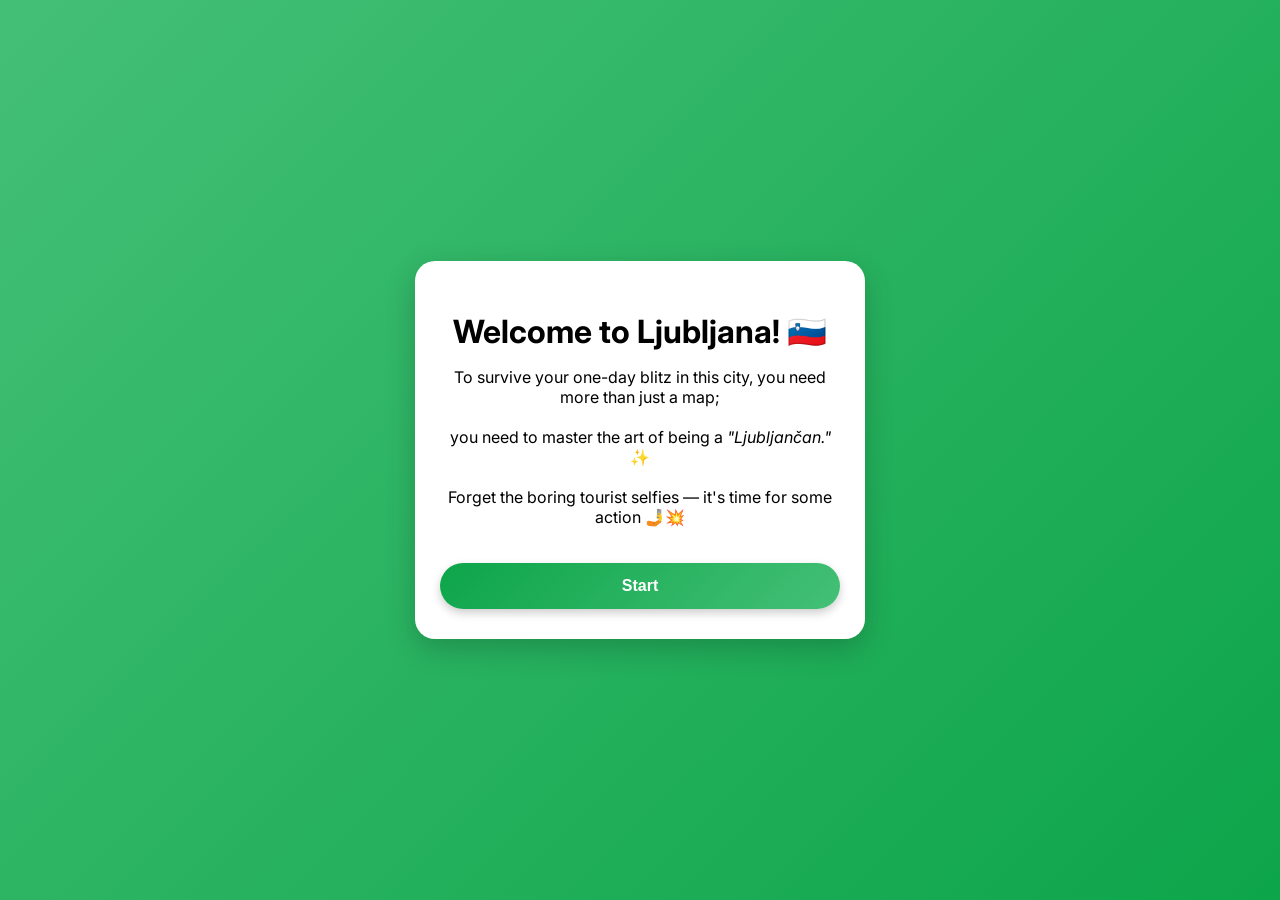
<file: index.html>
<!doctype html>
<html lang="en">
  <head>
    <meta
      name="viewport"
      content="width=device-width, initial-scale=1.0, viewport-fit=cover"
    />
    <meta name="apple-mobile-web-app-capable" content="yes" />
    <meta name="apple-mobile-web-app-status-bar-style" content="default" />
    <meta charset="UTF-8" />
    <link
      href="https://fonts.googleapis.com/css2?family=Inter:wght@400;600;700&display=swap"
      rel="stylesheet"
    />
    <link rel="icon" type="image/x-icon" href="./favicon.ico" />
    <meta name="viewport" content="width=device-width, initial-scale=1.0" />
    <title>Welcome to Ljubljana!</title>
    <link rel="stylesheet" href="style.css" />
  </head>
  <body class="intro-page">
    <div class="card">
      <h1>Welcome to Ljubljana! 🇸🇮</h1>
      <p>
        To survive your one-day blitz in this city, you need more than just a
        map;<br /><br />
        you need to master the art of being a
        <i>"Ljubljančan."</i> ✨<br /><br />
        Forget the boring tourist selfies — it's time for some action 🤳💥
      </p>
      <button class="primary-btn" onclick="start()">Start</button>
    </div>
    <script>
      function start() {
        window.location.href = "instructions.html";
      }
    </script>
  </body>
</html>
</file>
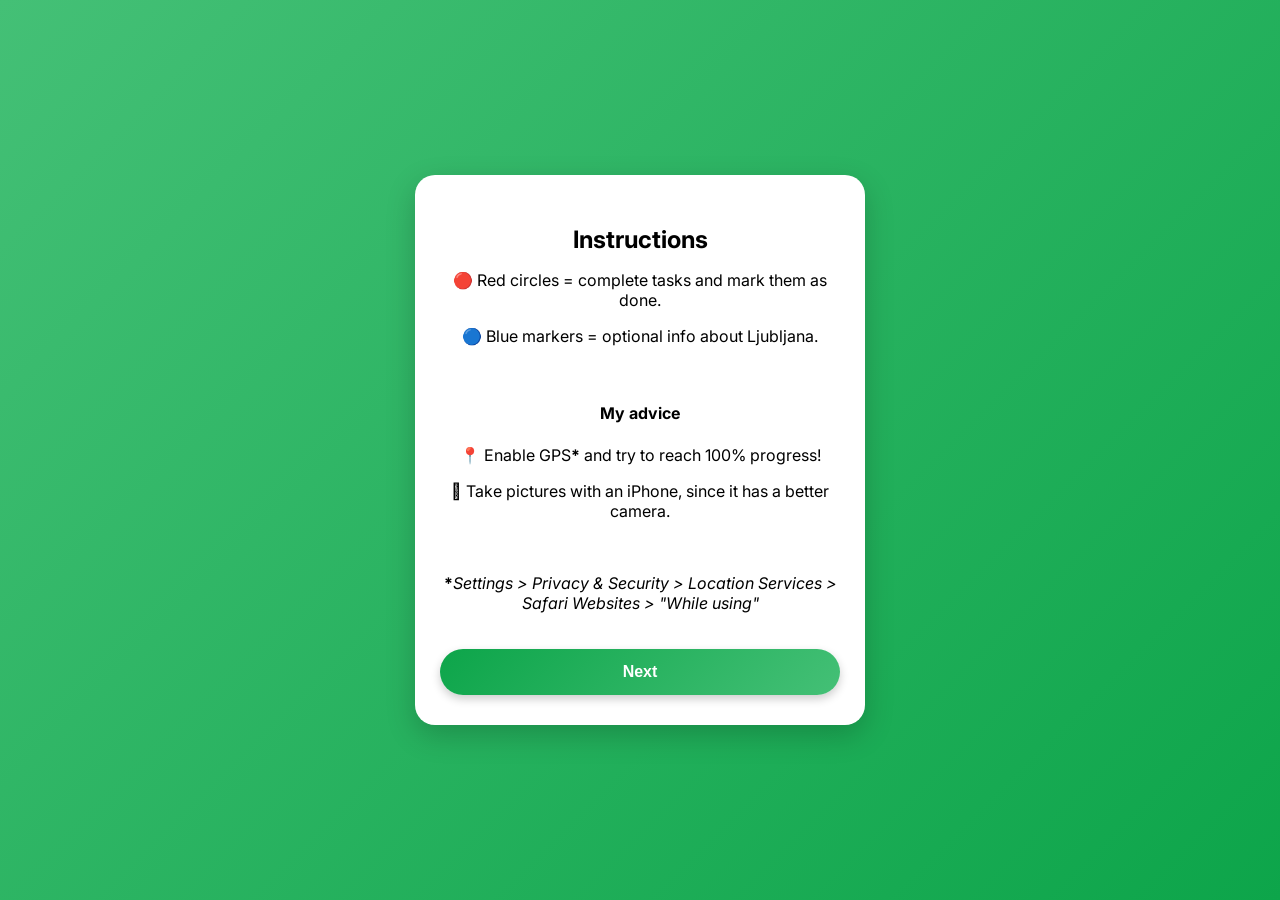
<file: instructions.html>
<!doctype html>
<html lang="en">
  <head>
    <meta
      name="viewport"
      content="width=device-width, initial-scale=1.0, viewport-fit=cover"
    />
    <meta name="apple-mobile-web-app-capable" content="yes" />
    <meta name="apple-mobile-web-app-status-bar-style" content="default" />
    <meta charset="UTF-8" />
    <link
      href="https://fonts.googleapis.com/css2?family=Inter:wght@400;600;700&display=swap"
      rel="stylesheet"
    />
    <meta name="viewport" content="width=device-width, initial-scale=1.0" />
    <title>Instructions</title>
    <link rel="stylesheet" href="style.css" />
    <link rel="icon" type="image/x-icon" href="./favicon.ico" />
  </head>
  <body class="intro-page">
    <div class="card">
      <h2>Instructions</h2>

      <p>🔴 Red circles = complete tasks and mark them as done.</p>
      <p>🔵 Blue markers = optional info about Ljubljana.</p>
      <br>

      <h4>My advice</h4>
      <p>📍 Enable GPS<b>*</b> and try to reach 100% progress!</p>
      <p> Take pictures with an iPhone, since it has a better camera.</p>
      <br>
      <p><b>*</b><i>Settings > Privacy & Security > Location Services > Safari Websites > "While using"</i></p>

      <button class="primary-btn" onclick="next()">Next</button>
    </div>
    <script>
      function next() {
        window.location.href = "map.html";
      }
    </script>
  </body>
</html>
</file>
<file: style.css>
/* Global font */
body {
  margin: 0;
  font-family: 'Inter', sans-serif;
}

/* Background */
.intro-page {
  height: 100vh;
  display: flex;
  justify-content: center;
  align-items: center;

  background: linear-gradient(135deg, #44c076, #0DA54A);
}

/* Card container */
.card {
  background: white;
  padding: 30px 25px;
  border-radius: 20px;

  width: 85%;
  max-width: 400px;

  text-align: center;

  box-shadow: 0 10px 30px rgba(0,0,0,0.2);
}

/* Titles */
.card h1,
.card h2 {
  margin-bottom: 10px;
  font-weight: 700;
}

.card {
  animation: fadeIn 0.5s ease;
}

@keyframes fadeIn {
  from {
    opacity: 0;
    transform: translateY(20px);
  }
  to {
    opacity: 1;
    transform: translateY(0);
  }
}

#cardBody p {
  color: #555;
  margin: 8px 0;
  font-size: 15px;
}

/* Modern button */
.primary-btn {
  margin-top: 20px;
  width: 100%;
  padding: 14px;

  border: none;
  border-radius: 999px;

  font-size: 16px;
  font-weight: 600;

  color: white;
  background: linear-gradient(135deg, #0DA54A, #44c076);

  cursor: pointer;

  transition: all 0.2s ease;

  box-shadow: 0 4px 10px rgba(0,0,0,0.2);
}

/* Tap effect */
.primary-btn:active {
  transform: scale(0.97);
}

/* Hover (desktop) */
.primary-btn:hover {
  filter: brightness(1.05);
}

.center {
  display: flex;
  flex-direction: column;
  justify-content: center;
  align-items: center;
  height: 100vh;
}

button {
  padding: 15px 25px;
  font-size: 18px;
  margin-top: 20px;
}

#map {
  height: 100vh;
  width: 100%;
}

#progressContainer {
  position: fixed;
  bottom: 20px;
  left: 15px;
  right: 15px;
  height: 34px;

  border-radius: 999px;
  overflow: hidden;

  /* Glass effect */
  background: rgba(255, 255, 255, 0.15);
  backdrop-filter: blur(12px);

  box-shadow:
    0 4px 20px rgba(0,0,0,0.15),
    inset 0 1px 2px rgba(255,255,255,0.3);

  z-index: 1000;
}

/* Progress fill */
#progressBar {
  height: 100%;
  width: 0%;
  border-radius: 999px;

  transition: width 0.6s cubic-bezier(0.4, 0, 0.2, 1);

  /* subtle glow */
  box-shadow: 0 0 10px rgba(0, 0, 0, 0.6);

  background: linear-gradient(270deg, #0DA54A, #44c076, #0DA54A);
  background-size: 400% 400%;
  animation: gradientMove 3s ease infinite;

}

/* Centered text */
#progressText {
  position: absolute;
  top: 50%;
  left: 50%;
  transform: translate(-50%, -50%);

  font-weight: 600;
  font-size: 14px;
  letter-spacing: 0.5px;

  color: white;
  text-shadow: 0 1px 3px rgba(0,0,0,0.4);

  pointer-events: none;
}

@keyframes gradientMove {
  0% { background-position: 0% 50%; }
  50% { background-position: 100% 50%; }
  100% { background-position: 0% 50%; }
}

/* marker styles */
.done-marker {
  opacity: 0.3;
}

.info-marker {
  stroke: blue;
  fill: lightblue;
}

#cardOverlay {
  position: fixed;
  top: 0;
  left: 0;
  width: 100%;
  height: 100%;

  display: flex;
  align-items: flex-end;
  justify-content: center;

  background: rgba(0,0,0,0.4);
  z-index: 2000;
}

/* 👇 IMPORTANT: prevent blocking when hidden */
#cardOverlay.hidden {
  display: none;
}

/* Hidden state */
.hidden {
  display: none !important;
}

/* Card (bottom sheet style) */
#cardContent {
  width: 100%;
  max-height: 90%;
  background: white;
  border-top-left-radius: 20px;
  border-top-right-radius: 20px;
  padding: 20px;
  overflow-y: auto;
  animation: slideUp 0.3s ease;

  position: relative; /* 👈 IMPORTANT */
}

/* Close button */
#closeCard {
  position: absolute;
  top: 0px;
  right: 15px;

  width: 36px;
  height: 36px;

  border: none;
  border-radius: 50%;
  background: rgba(255, 74, 74, 0.95);

  display: flex;              /* 👈 key */
  align-items: center;        /* vertical center */
  justify-content: center;    /* horizontal center */

  color: white;
  font-size: 18px;
  line-height: 1;             /* 👈 prevents vertical shift */
  padding: 0;                 /* 👈 remove default padding */

  cursor: pointer;
}

/* Image styling */
#cardBody img {
  width: 100%;          /* never exceed card width */
  max-height: 180px;    /* 👈 limit height */
  object-fit: cover;    /* crop nicely instead of stretching */
  border-radius: 12px;
  margin-top: 10px;
}

/* Animation */
@keyframes slideUp {
  from {
    transform: translateY(100%);
  }
  to {
    transform: translateY(0);
  }
}

.action-btn {
  width: 100%;
  padding: 14px;
  margin-top: 0px;

  border: none;
  border-radius: 999px;

  font-size: 16px;
  font-weight: 600;

  cursor: pointer;

  transition: all 0.2s ease;

  background: #0DA54A;   /* default (Google blue) */
  color: white;

  box-shadow: 0 4px 10px rgba(0,0,0,0.15);
}

/* Hover / tap effect */
.action-btn:active {
  transform: scale(0.97);
  box-shadow: 0 2px 6px rgba(0,0,0,0.2);
}

/* DONE state */
.action-btn.done {
  background: #373737;  /* Google green */
}

/* Optional subtle hover (desktop) */
.action-btn:hover {
  filter: brightness(1.05);
}

/* Fullscreen overlay */
#gpsModal {
  position: fixed;
  top: 0;
  left: 0;
  width: 100%;
  height: 100%;

  background: rgba(0,0,0,0.5);

  display: flex;
  justify-content: center;
  align-items: center;

  z-index: 3000;
}

/* Card */
.gps-card {
  background: white;
  padding: 25px;
  border-radius: 20px;

  width: 80%;
  max-width: 320px;

  text-align: center;

  box-shadow: 0 10px 30px rgba(0,0,0,0.3);
}

/* Button */
.gps-card button {
  margin-top: 15px;
  width: 100%;
  padding: 14px;

  border: none;
  border-radius: 999px;

  background: #0DA54A;
  color: white;
  font-size: 16px;
  font-weight: 600;

  cursor: pointer;
}

html, body {
  margin: 0;
  padding: 0;
  height: 100%;
  overflow: hidden; /* 👈 prevents scrolling */
}

#map {
  height: 100dvh;
  width: 100%;
}

body {
  padding-bottom: env(safe-area-inset-bottom);
}

/* Overlay */
#completionModal {
  position: fixed;
  top: 0;
  left: 0;
  width: 100%;
  height: 100%;

  background: rgba(0,0,0,0.6);

  display: flex;
  justify-content: center;
  align-items: center;

  z-index: 4000;
}

/* Hidden */
#completionModal.hidden {
  display: none;
}

/* Card */
.completion-card {
  background: white;
  padding: 30px 25px;
  border-radius: 20px;

  width: 80%;
  max-width: 320px;

  text-align: center;

  box-shadow: 0 10px 30px rgba(0,0,0,0.3);

  animation: popIn 0.4s ease;
}

/* Button */
.completion-card button {
  margin-top: 20px;
  width: 100%;
  padding: 14px;

  border: none;
  border-radius: 999px;

  background: #34a853;
  color: white;

  font-size: 16px;
  font-weight: 600;

  cursor: pointer;
}

/* Animation */
@keyframes popIn {
  from {
    transform: scale(0.8);
    opacity: 0;
  }
  to {
    transform: scale(1);
    opacity: 1;
  }
}
</file>
